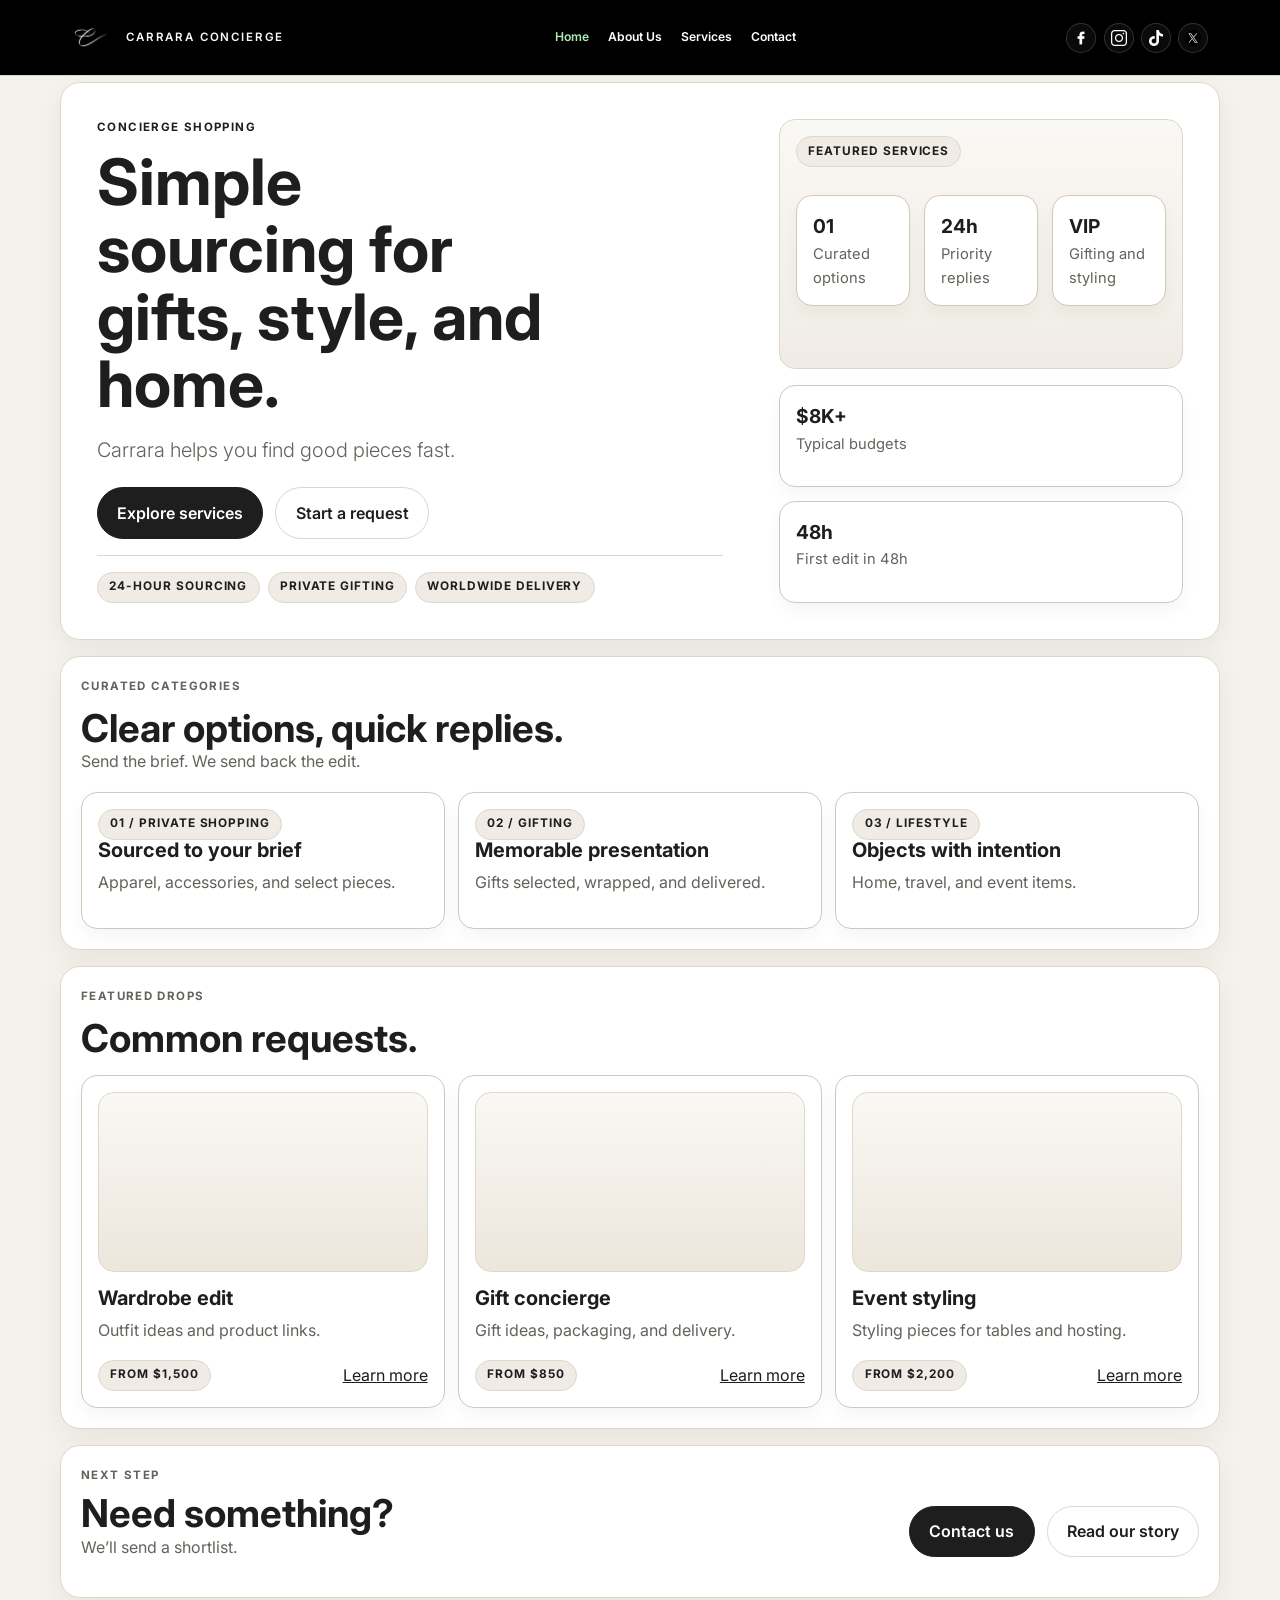
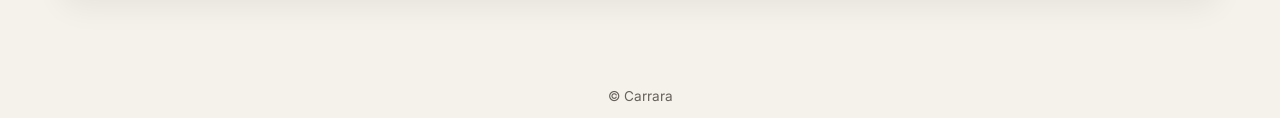
<file: index.html>
<!DOCTYPE html>
<html lang="en">
<head>
    <meta charset="UTF-8">
    <meta name="viewport" content="width=device-width, initial-scale=1.0">
    <link rel="stylesheet" href="https://cdn.jsdelivr.net/npm/bootstrap@5.3.8/dist/css/bootstrap.min.css">
    <link rel="stylesheet" href="style.css">
    <link rel="icon" type="image/png" href="assets/logo1.png">
    <title>Carrara Concierge</title>
</head>
<body>
    <header data-navbar></header>

    <main class="page-shell">
        <section class="hero">
            <div class="hero-copy">
                <p class="eyebrow">Concierge shopping</p>
                <h1>Simple sourcing for gifts, style, and home.</h1>
                <p class="lead">Carrara helps you find good pieces fast.</p>
                <div class="hero-actions">
                    <a class="btn btn-primary" href="services.html">Explore services</a>
                    <a class="btn btn-outline-light" href="contact.html">Start a request</a>
                </div>
                <div class="subtle-line"></div>
                <div class="trust-row">
                    <div class="d-flex flex-wrap gap-2">
                        <span class="mini-pill">24-hour sourcing</span>
                        <span class="mini-pill">Private gifting</span>
                        <span class="mini-pill">Worldwide delivery</span>
                    </div>
                </div>
            </div>
            <div class="hero-panel">
                <div class="hero-media">
                    <div>
                        <p class="pill mb-3">Featured services</p>
                    </div>
                    <div class="scorecard">
                        <div>
                            <strong>01</strong>
                            <span>Curated options</span>
                        </div>
                        <div>
                            <strong>24h</strong>
                            <span>Priority replies</span>
                        </div>
                        <div>
                            <strong>VIP</strong>
                            <span>Gifting and styling</span>
                        </div>
                    </div>
                </div>
                <div class="stat-grid">
                    <div class="stat-card">
                        <strong>$8K+</strong>
                            <span>Typical budgets</span>
                    </div>
                    <div class="stat-card">
                        <strong>48h</strong>
                        <span>First edit in 48h</span>
                    </div>
                </div>
            </div>
        </section>

        <section class="section">
            <p class="eyebrow">Curated categories</p>
            <h2>Clear options, quick replies.</h2>
            <p>Send the brief. We send back the edit.</p>
            <div class="card-grid">
                <article class="service-card">
                    <span class="service-tag">01 / Private shopping</span>
                    <h3>Sourced to your brief</h3>
                    <p>Apparel, accessories, and select pieces.</p>
                </article>
                <article class="service-card">
                    <span class="service-tag">02 / Gifting</span>
                    <h3>Memorable presentation</h3>
                    <p>Gifts selected, wrapped, and delivered.</p>
                </article>
                <article class="service-card">
                    <span class="service-tag">03 / Lifestyle</span>
                    <h3>Objects with intention</h3>
                    <p>Home, travel, and event items.</p>
                </article>
            </div>
        </section>

        <section class="section">
            <p class="eyebrow">Featured drops</p>
            <h2>Common requests.</h2>
            <div class="collection-grid">
                <article class="collection-card">
                    <div class="image-tile mb-3"></div>
                    <h3>Wardrobe edit</h3>
                    <p>Outfit ideas and product links.</p>
                    <div class="d-flex justify-content-between align-items-center">
                        <span class="mini-pill">From $1,500</span>
                        <a href="services.html" class="text-decoration-underline">Learn more</a>
                    </div>
                </article>
                <article class="collection-card">
                    <div class="image-tile mb-3"></div>
                    <h3>Gift concierge</h3>
                    <p>Gift ideas, packaging, and delivery.</p>
                    <div class="d-flex justify-content-between align-items-center">
                        <span class="mini-pill">From $850</span>
                        <a href="services.html" class="text-decoration-underline">Learn more</a>
                    </div>
                </article>
                <article class="collection-card">
                    <div class="image-tile mb-3"></div>
                    <h3>Event styling</h3>
                    <p>Styling pieces for tables and hosting.</p>
                    <div class="d-flex justify-content-between align-items-center">
                        <span class="mini-pill">From $2,200</span>
                        <a href="services.html" class="text-decoration-underline">Learn more</a>
                    </div>
                </article>
            </div>
        </section>

        <section class="cta-panel">
            <div>
                <p class="eyebrow mb-2">Next step</p>
                <h2>Need something?</h2>
                <p>We’ll send a shortlist.</p>
            </div>
            <div class="section-actions">
                <a class="btn btn-primary" href="contact.html">Contact us</a>
                <a class="btn btn-outline-light" href="about.html">Read our story</a>
            </div>
        </section>
    </main>

    <footer>
        © Carrara
    </footer>
    <script src="https://cdn.jsdelivr.net/npm/bootstrap@5.3.8/dist/js/bootstrap.bundle.min.js"></script>
    <script src="script.js"></script>
</body>
</html>
</file>
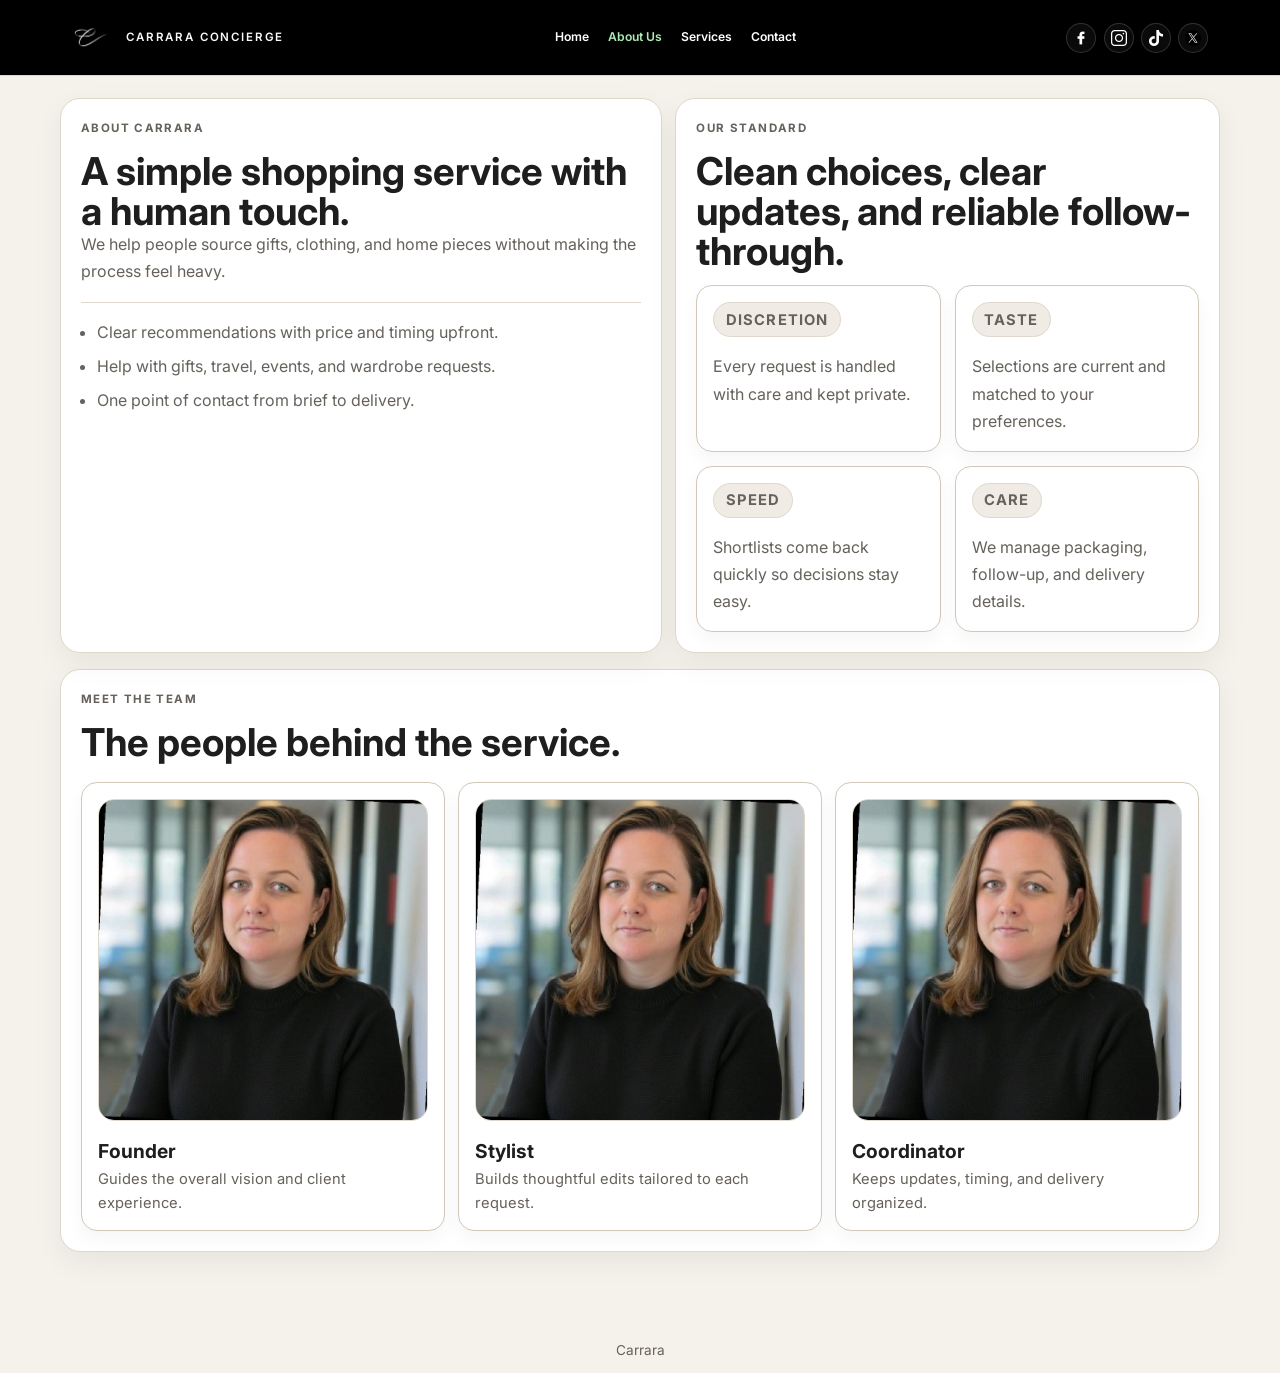
<file: about.html>
<!DOCTYPE html>
<html lang="en">
<head>
    <meta charset="UTF-8">
    <meta name="viewport" content="width=device-width, initial-scale=1.0">
    <link rel="stylesheet" href="https://cdn.jsdelivr.net/npm/bootstrap@5.3.8/dist/css/bootstrap.min.css">
    <link rel="stylesheet" href="style.css">
    <link rel="icon" type="image/png" href="assets/logo1.png">
    <title>Carrara | About</title>
</head>
<body>
    <header data-navbar></header>

    <main class="page-shell">
        <section class="about-grid">
            <article class="about-card">
                <p class="eyebrow">About Carrara</p>
                <h2>A simple shopping service with a human touch.</h2>
                <p>We help people source gifts, clothing, and home pieces without making the process feel heavy.</p>
                <div class="subtle-line"></div>
                <ul class="muted-list">
                    <li>Clear recommendations with price and timing upfront.</li>
                    <li>Help with gifts, travel, events, and wardrobe requests.</li>
                    <li>One point of contact from brief to delivery.</li>
                </ul>
            </article>

            <article class="about-card">
                <p class="eyebrow">Our standard</p>
                <h2>Clean choices, clear updates, and reliable follow-through.</h2>
                <div class="detail-row">
                    <div class="detail-card">
                        <span class="mini-pill mb-3">Discretion</span>
                        <p class="mb-0">Every request is handled with care and kept private.</p>
                    </div>
                    <div class="detail-card">
                        <span class="mini-pill mb-3">Taste</span>
                        <p class="mb-0">Selections are current and matched to your preferences.</p>
                    </div>
                    <div class="detail-card">
                        <span class="mini-pill mb-3">Speed</span>
                        <p class="mb-0">Shortlists come back quickly so decisions stay easy.</p>
                    </div>
                    <div class="detail-card">
                        <span class="mini-pill mb-3">Care</span>
                        <p class="mb-0">We manage packaging, follow-up, and delivery details.</p>
                    </div>
                </div>
            </article>
        </section>

        <section class="section">
            <p class="eyebrow">Meet the team</p>
            <h2>The people behind the service.</h2>
            <div class="stat-grid" style="grid-template-columns: repeat(3, minmax(0, 1fr)); margin-top: 1.25rem;">
                <div class="stat-card">
                    <div class="team-photo-frame mb-3">
                        <img src="assets/team1.jpg" alt="Founder portrait" class="team-photo">
                    </div>
                    <strong>Founder</strong>
                    <span>Guides the overall vision and client experience.</span>
                </div>
                <div class="stat-card">
                    <div class="team-photo-frame mb-3">
                        <img src="assets/team1.jpg" alt="Stylist portrait" class="team-photo">
                    </div>
                    <strong>Stylist</strong>
                    <span>Builds thoughtful edits tailored to each request.</span>
                </div>
                <div class="stat-card">
                    <div class="team-photo-frame mb-3">
                        <img src="assets/team1.jpg" alt="Coordinator portrait" class="team-photo">
                    </div>
                    <strong>Coordinator</strong>
                    <span>Keeps updates, timing, and delivery organized.</span>
                </div>
            </div>
        </section>
    </main>

    <footer>
        Carrara
    </footer>
    <script src="https://cdn.jsdelivr.net/npm/bootstrap@5.3.8/dist/js/bootstrap.bundle.min.js"></script>
    <script src="script.js"></script>
</body>
</html>
</file>
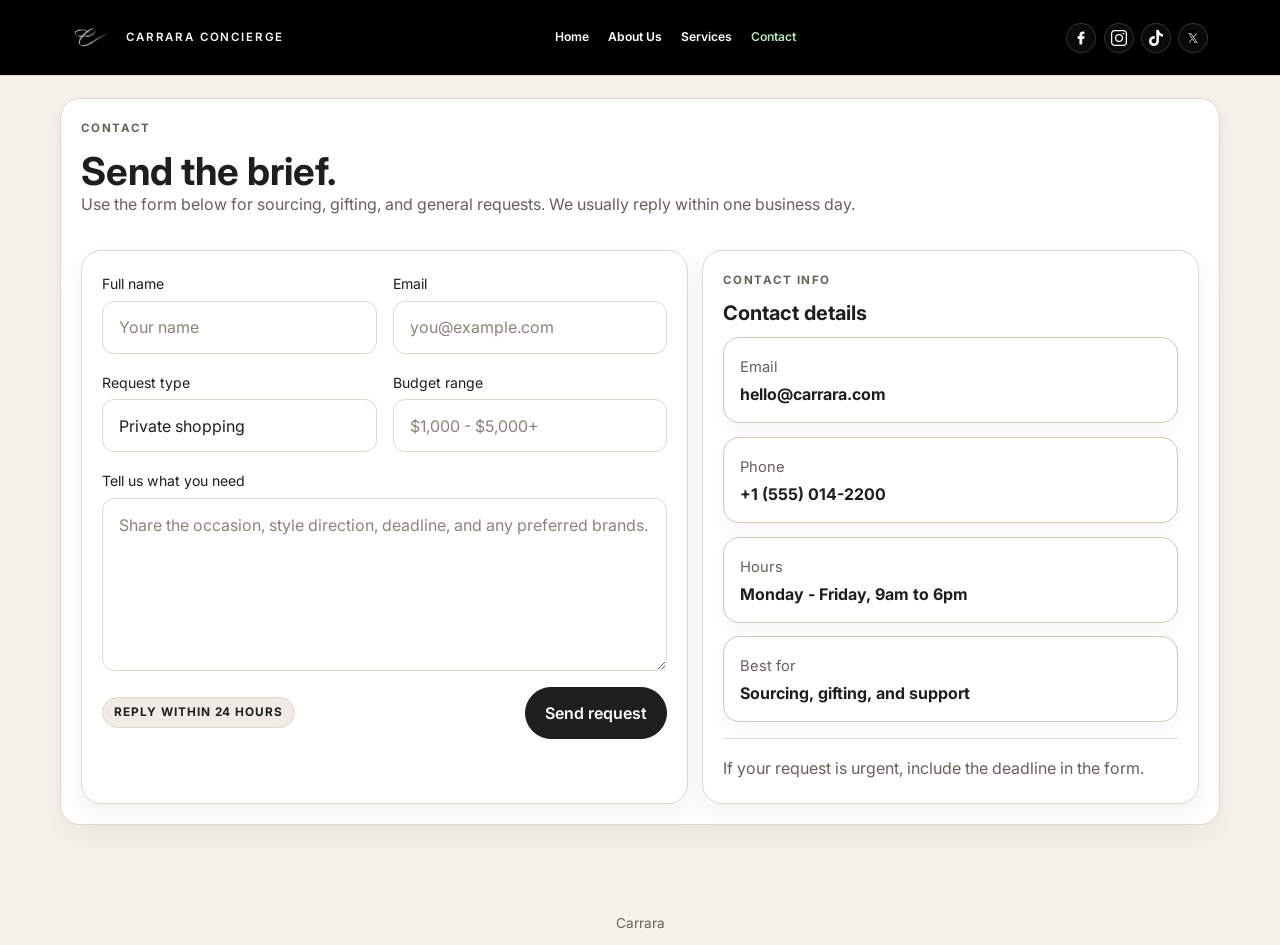
<file: contact.html>
<!DOCTYPE html>
<html lang="en">
<head>
    <meta charset="UTF-8">
    <meta name="viewport" content="width=device-width, initial-scale=1.0">
    <link rel="stylesheet" href="https://cdn.jsdelivr.net/npm/bootstrap@5.3.8/dist/css/bootstrap.min.css">
    <link rel="stylesheet" href="style.css">
    <link rel="icon" type="image/png" href="assets/logo1.png">
    <title>Carrara | Contact</title>
</head>
<body>
    <header data-navbar></header>

    <main class="page-shell">
        <section class="section">
            <p class="eyebrow">Contact</p>
                <h2>Send the brief.</h2>
            <p>Use the form below for sourcing, gifting, and general requests. We usually reply within one business day.</p>
            <div class="contact-grid">
                <article class="contact-card">
                    <form>
                        <div class="row g-3">
                            <div class="col-md-6">
                                <label class="form-label" for="fullName">Full name</label>
                                <input class="form-control" id="fullName" type="text" placeholder="Your name">
                            </div>
                            <div class="col-md-6">
                                <label class="form-label" for="emailAddress">Email</label>
                                <input class="form-control" id="emailAddress" type="email" placeholder="you@example.com">
                            </div>
                            <div class="col-md-6">
                                <label class="form-label" for="serviceType">Request type</label>
                                <select class="form-select" id="serviceType">
                                    <option selected>Private shopping</option>
                                    <option>Gift concierge</option>
                                    <option>Travel & lifestyle</option>
                                    <option>Event styling</option>
                                    <option>Membership support</option>
                                </select>
                            </div>
                            <div class="col-md-6">
                                <label class="form-label" for="budgetRange">Budget range</label>
                                <input class="form-control" id="budgetRange" type="text" placeholder="$1,000 - $5,000+">
                            </div>
                            <div class="col-12">
                                <label class="form-label" for="projectNotes">Tell us what you need</label>
                                <textarea class="form-control" id="projectNotes" rows="6" placeholder="Share the occasion, style direction, deadline, and any preferred brands."></textarea>
                            </div>
                            <div class="col-12 d-flex flex-wrap gap-2 align-items-center justify-content-between">
                                <span class="mini-pill">Reply within 24 hours</span>
                                <button class="btn btn-primary" type="submit">Send request</button>
                            </div>
                        </div>
                    </form>
                </article>

                <article class="contact-card">
                    <p class="eyebrow">Contact info</p>
                    <h3>Contact details</h3>
                    <div class="contact-list">
                        <div class="mini-card">
                            <span>Email</span>
                            <strong class="d-block mt-1">hello@carrara.com</strong>
                        </div>
                        <div class="mini-card">
                            <span>Phone</span>
                            <strong class="d-block mt-1">+1 (555) 014-2200</strong>
                        </div>
                        <div class="mini-card">
                            <span>Hours</span>
                            <strong class="d-block mt-1">Monday - Friday, 9am to 6pm</strong>
                        </div>
                        <div class="mini-card">
                            <span>Best for</span>
                            <strong class="d-block mt-1">Sourcing, gifting, and support</strong>
                        </div>
                    </div>
                    <div class="subtle-line"></div>
                    <p class="mb-0">If your request is urgent, include the deadline in the form.</p>
                </article>
            </div>
        </section>
    </main>

    <footer>
        Carrara
    </footer>

    <script src="https://cdn.jsdelivr.net/npm/bootstrap@5.3.8/dist/js/bootstrap.bundle.min.js"></script>
    <script src="script.js"></script>
</body>
</html>
</file>
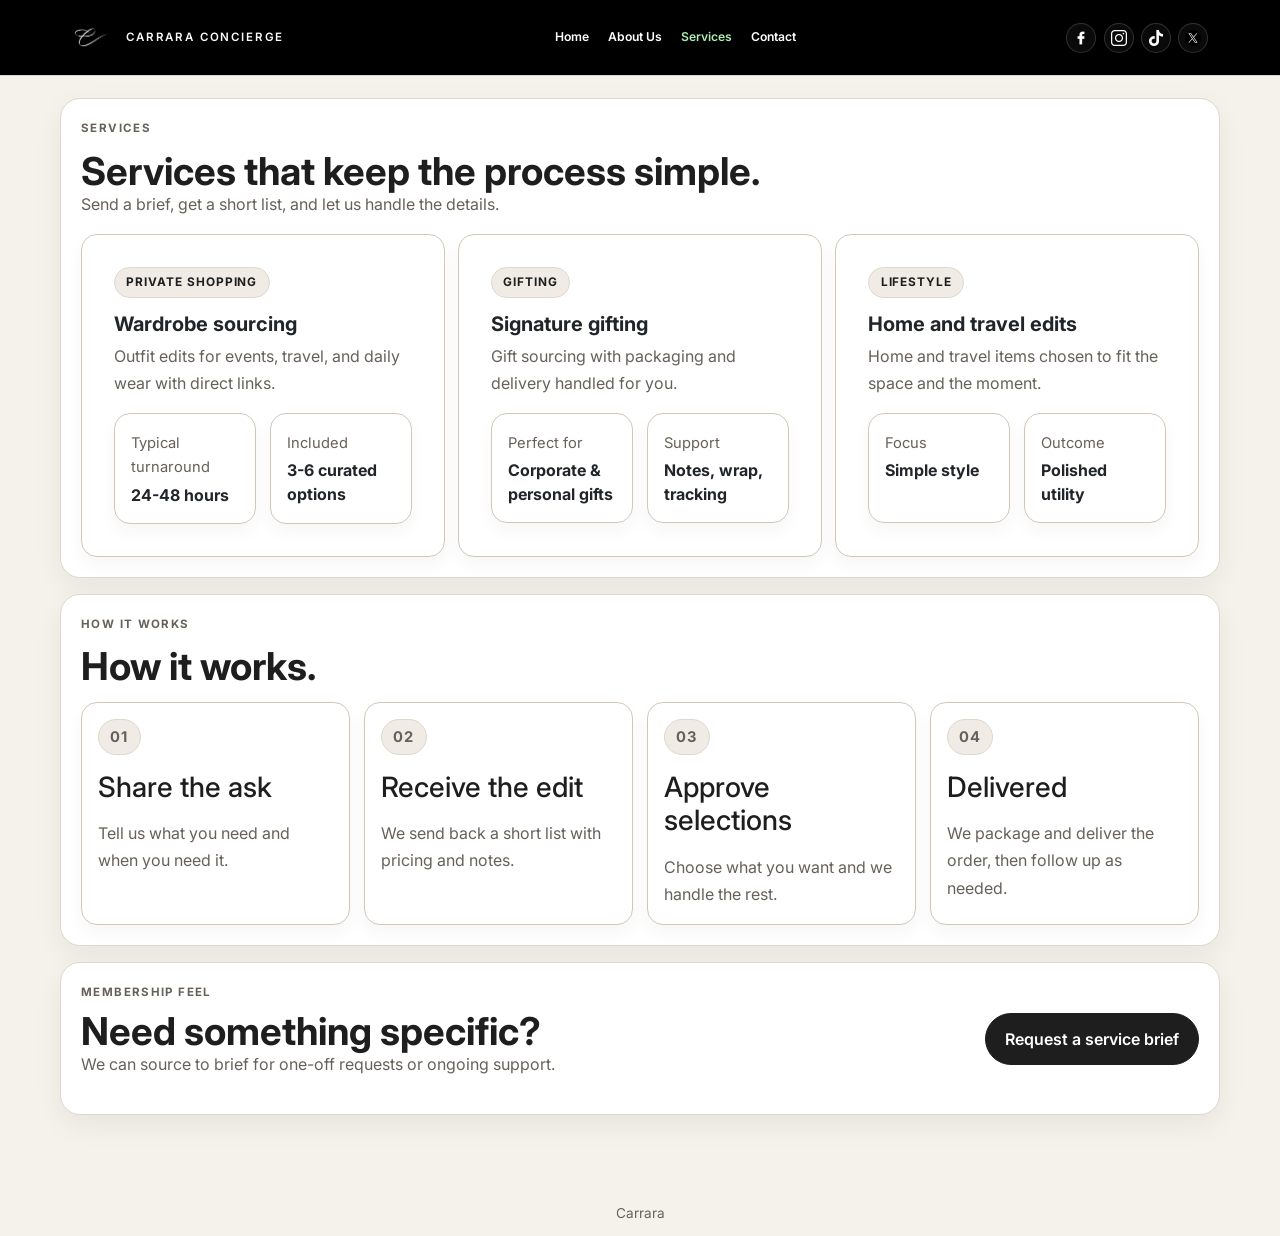
<file: services.html>
<!DOCTYPE html>
<html lang="en">
<head>
    <meta charset="UTF-8">
    <meta name="viewport" content="width=device-width, initial-scale=1.0">
    <link rel="stylesheet" href="https://cdn.jsdelivr.net/npm/bootstrap@5.3.8/dist/css/bootstrap.min.css">
    <link rel="stylesheet" href="style.css">
    <link rel="icon" type="image/png" href="assets/logo1.png">
    <title>Carrara | Services</title>
</head>
<body>
    <header data-navbar></header>

    <main class="page-shell">
        <section class="section">
            <p class="eyebrow">Services</p>
                <h2>Services that keep the process simple.</h2>
                <p>Send a brief, get a short list, and let us handle the details.</p>
            <div class="service-grid">
                <article class="card service-card h-100">
                    <div class="card-body">
                        <span class="service-tag">Private shopping</span>
                        <h3 class="mt-3">Wardrobe sourcing</h3>
                        <p>Outfit edits for events, travel, and daily wear with direct links.</p>
                        <div class="service-meta">
                            <div class="mini-card">
                                <span>Typical turnaround</span>
                                <strong class="d-block mt-1">24-48 hours</strong>
                            </div>
                            <div class="mini-card">
                                <span>Included</span>
                                <strong class="d-block mt-1">3-6 curated options</strong>
                            </div>
                        </div>
                    </div>
                </article>
                <article class="card service-card h-100">
                    <div class="card-body">
                        <span class="service-tag">Gifting</span>
                        <h3 class="mt-3">Signature gifting</h3>
                        <p>Gift sourcing with packaging and delivery handled for you.</p>
                        <div class="service-meta">
                            <div class="mini-card">
                                <span>Perfect for</span>
                                <strong class="d-block mt-1">Corporate & personal gifts</strong>
                            </div>
                            <div class="mini-card">
                                <span>Support</span>
                                <strong class="d-block mt-1">Notes, wrap, tracking</strong>
                            </div>
                        </div>
                    </div>
                </article>
                <article class="card service-card h-100">
                    <div class="card-body">
                        <span class="service-tag">Lifestyle</span>
                        <h3 class="mt-3">Home and travel edits</h3>
                        <p>Home and travel items chosen to fit the space and the moment.</p>
                        <div class="service-meta">
                            <div class="mini-card">
                                <span>Focus</span>
                                <strong class="d-block mt-1">Simple style</strong>
                            </div>
                            <div class="mini-card">
                                <span>Outcome</span>
                                <strong class="d-block mt-1">Polished utility</strong>
                            </div>
                        </div>
                    </div>
                </article>
            </div>
        </section>

        <section class="section">
            <p class="eyebrow">How it works</p>
            <h2>How it works.</h2>
            <div class="process-grid">
                <article class="process-card">
                    <span class="mini-pill mb-3">01</span>
                    <h3 class="mb-3">Share the ask</h3>
                    <p class="mb-0">Tell us what you need and when you need it.</p>
                </article>
                <article class="process-card">
                    <span class="mini-pill mb-3">02</span>
                    <h3 class="mb-3">Receive the edit</h3>
                    <p class="mb-0">We send back a short list with pricing and notes.</p>
                </article>
                <article class="process-card">
                    <span class="mini-pill mb-3">03</span>
                    <h3 class="mb-3">Approve selections</h3>
                    <p class="mb-0">Choose what you want and we handle the rest.</p>
                </article>
                <article class="process-card">
                    <span class="mini-pill mb-3">04</span>
                    <h3 class="mb-3">Delivered</h3>
                    <p class="mb-0">We package and deliver the order, then follow up as needed.</p>
                </article>
            </div>
        </section>

        <section class="cta-panel">
            <div>
                <p class="eyebrow mb-2">Membership feel</p>
                <h2>Need something specific?</h2>
                <p>We can source to brief for one-off requests or ongoing support.</p>
            </div>
            <a class="btn btn-primary" href="contact.html">Request a service brief</a>
        </section>
    </main>

    <footer>
        Carrara
    </footer>

    <script src="https://cdn.jsdelivr.net/npm/bootstrap@5.3.8/dist/js/bootstrap.bundle.min.js"></script>
    <script src="script.js"></script>
</body>
</html>
</file>
<file: style.css>
@import url('https://fonts.googleapis.com/css2?family=Inter:wght@400;500;600;700&display=swap');

:root {
    --bg: #f5f2ec;
    --surface: #ffffff;
    --surface-alt: #f0ece5;
    --border: #ded7cc;
    --text: #1e1e1e;
    --muted: #66615a;
    --accent: var(--text);
    --nav-accent: rgb(173, 235, 179);
    --accent-soft: rgba(173, 235, 179, 0.16);
    --accent-border: rgba(173, 235, 179, 0.72);
    --shadow: 0 10px 30px rgba(20, 20, 20, 0.06);
}

* {
    box-sizing: border-box;
}

html {
    scroll-behavior: smooth;
}

body {
    margin: 0;
    min-height: 100vh;
    color: var(--text);
    font-family: 'Inter', sans-serif;
    background: var(--bg);
    padding-top: 58px;
}

a {
    color: inherit;
    text-decoration: none;
}

img {
    max-width: 100%;
    display: block;
}

#logo {
    width: 38px;
    height: 38px;
    object-fit: contain;
}

.navbar {
    position: fixed !important;
    top: 0 !important;
    left: 0;
    right: 0;
    z-index: 1030;
    background: black !important;
    border-bottom: 1px solid var(--border);
    backdrop-filter: blur(8px);
}

.navbar .container-fluid {
    max-width: 1160px;
    padding-block: 0.35rem;
}

.navbar-collapse {
    align-items: center;
}

.navbar-nav {
    gap: 0.2rem;
    margin-left: auto;
}

.navbar-socials {
    display: flex;
    align-items: center;
    gap: 0.45rem;
    margin-left: 1rem;
}

.navbar-social-link {
    width: 30px;
    height: 30px;
    border-radius: 999px;
    border: 1px solid rgba(255, 255, 255, 0.16);
    display: inline-flex;
    align-items: center;
    justify-content: center;
    background: rgba(255, 255, 255, 0.04);
    transition: transform 0.15s ease, border-color 0.15s ease, background 0.15s ease;
}

.navbar-social-link:hover {
    transform: translateY(-1px);
    border-color: var(--nav-accent);
    background: rgba(173, 235, 179, 0.12);
}

.navbar-social-link img {
    width: 16px;
    height: 16px;
    object-fit: contain;
}

.nav-link {
    color: white !important;
    font-size: 0.76rem;
    font-weight: 600;
    padding-block: 0.25rem;
}

.nav-link:hover,
.nav-link.active {
    color: var(--nav-accent) !important;
}

.navbar-toggler {
    border-color: rgba(0, 0, 0, 0.12);
}

.navbar-toggler-icon {
    filter: brightness(0) saturate(100%) invert(88%) sepia(48%) saturate(382%) hue-rotate(90deg);
}

.page-shell {
    width: min(1160px, calc(100% - 1.5rem));
    margin: 0 auto;
    padding: 1.5rem 0 4rem;
}

.hero,
.section,
.cta-panel,
.about-card,
.contact-card {
    background: var(--surface);
    border: 1px solid var(--border);
    border-radius: 20px;
    box-shadow: var(--shadow);
}

.hero {
    display: grid;
    grid-template-columns: 1.2fr 0.8fr;
    gap: 1rem;
    padding: 1rem;
}

.hero-copy,
.hero-panel {
    padding: 1.25rem;
}

.eyebrow {
    margin: 0 0 0.75rem;
    color: var(--text);
    text-transform: uppercase;
    letter-spacing: 0.12em;
    font-size: 0.72rem;
    font-weight: 700;
}

.hero h1,
.section h2,
.about-card h2,
.service-card h3,
.collection-card h3,
.contact-card h3,
.cta-panel h2 {
    margin: 0;
    font-weight: 700;
    line-height: 1.05;
}

.hero h1 {
    font-size: clamp(2.4rem, 5vw, 4.2rem);
    max-width: 11ch;
}

.lead,
.section p,
.about-card p,
.contact-card p,
.service-card p,
.collection-card p,
.cta-panel p {
    color: var(--muted);
    line-height: 1.7;
}

.lead {
    margin: 1rem 0 0;
    max-width: 38rem;
}

.hero-actions,
.section-actions {
    display: flex;
    flex-wrap: wrap;
    gap: 0.75rem;
    margin-top: 1.25rem;
}

.btn {
    border-radius: 999px;
    padding: 0.8rem 1.2rem;
    font-weight: 600;
}

.btn-primary {
    background: #1e1e1e !important;
    border: 1px solid #1e1e1e !important;
    color: #fff !important;
}

.btn-primary:hover {
    background: #000 !important;
    border-color: #000 !important;
}

.btn-outline-light {
    border: 1px solid var(--border) !important;
    color: var(--text) !important;
    background: transparent;
}

.btn-outline-light:hover {
    background: var(--surface-alt);
}

.hero-panel {
    display: grid;
    gap: 1rem;
}

.hero-media {
    min-height: 220px;
    border-radius: 16px;
    border: 1px solid var(--border);
    background: linear-gradient(180deg, #faf8f4, #f0ece5);
    padding: 1rem;
    display: grid;
    align-content: start;
    gap: 0.75rem;
}

.brand-mark {
    width: 88px;
}

.scorecard,
.stat-grid,
.trust-row,
.service-meta,
.detail-row,
.contact-list,
.card-grid,
.service-grid,
.collection-grid,
.process-grid,
.contact-grid,
.about-grid {
    display: grid;
    gap: 0.85rem;
}

.scorecard {
    grid-template-columns: repeat(3, minmax(0, 1fr));
}

.scorecard div,
.stat-card,
.detail-card,
.process-card,
.service-card,
.collection-card,
.mini-card {
    background: var(--surface);
    border: 1px solid #d1c8ba;
    border-radius: 16px;
    padding: 1rem;
    box-shadow: 0 8px 18px rgba(20, 20, 20, 0.04);
}

.service-card,
.collection-card,
.process-card,
.stat-card,
.detail-card,
.mini-card {
    transition: border-color 0.15s ease, box-shadow 0.15s ease, transform 0.15s ease;
}

.service-card:hover,
.collection-card:hover,
.process-card:hover,
.stat-card:hover,
.detail-card:hover,
.mini-card:hover {
    border-color: var(--accent-border);
    box-shadow: 0 12px 24px rgba(20, 20, 20, 0.08);
    transform: translateY(-1px);
}

.stat-card strong,
.scorecard strong {
    display: block;
    font-size: 1.2rem;
}

.stat-card span,
.scorecard span,
.mini-card span,
.detail-card span,
.process-card span {
    color: var(--muted);
    font-size: 0.92rem;
}

.section,
.cta-panel,
.about-card,
.contact-card {
    padding: 1.25rem;
    margin-top: 1rem;
}

.section h2,
.about-card h2,
.cta-panel h2 {
    font-size: clamp(1.8rem, 3vw, 2.6rem);
}

.card-grid,
.service-grid,
.collection-grid,
.process-grid {
    margin-top: 1rem;
}

.card-grid,
.service-grid,
.collection-grid {
    grid-template-columns: repeat(3, minmax(0, 1fr));
}

.process-grid {
    grid-template-columns: repeat(4, minmax(0, 1fr));
}

.service-card h3,
.collection-card h3,
.contact-card h3 {
    margin-bottom: 0.5rem;
    font-size: 1.25rem;
}

.service-tag,
.pill,
.mini-pill {
    display: inline-flex;
    align-items: center;
    gap: 0.35rem;
    border-radius: 999px;
    padding: 0.35rem 0.7rem;
    border: 1px solid var(--border);
    background: var(--surface-alt);
    color: var(--text);
    font-size: 0.74rem;
    text-transform: uppercase;
    letter-spacing: 0.08em;
    font-weight: 700;
}

.detail-card,
.process-card {
    min-height: 130px;
}

.service-meta,
.detail-row,
.contact-list {
    margin-top: 0.85rem;
}

.service-meta {
    grid-template-columns: repeat(2, minmax(0, 1fr));
}

.detail-row {
    grid-template-columns: repeat(2, minmax(0, 1fr));
}

.contact-grid {
    grid-template-columns: 1.1fr 0.9fr;
    margin-top: 1rem;
}

.form-control,
.form-select,
textarea.form-control {
    background: #fff !important;
    color: var(--text) !important;
    border: 1px solid var(--border) !important;
    border-radius: 12px;
    padding: 0.85rem 1rem;
}

.form-control::placeholder,
textarea.form-control::placeholder {
    color: #8a847b;
}

.form-control:focus,
.form-select:focus,
textarea.form-control:focus {
    border-color: var(--accent-border) !important;
    box-shadow: 0 0 0 0.15rem var(--accent-soft) !important;
}

.form-label {
    color: var(--text);
    font-size: 0.88rem;
    margin-bottom: 0.4rem;
}

.about-grid {
    grid-template-columns: 1.05fr 0.95fr;
}

.cta-panel {
    display: flex;
    align-items: center;
    justify-content: space-between;
    gap: 1rem;
}

footer {
    text-align: center;
    padding: 1.5rem 0 0.75rem;
    color: var(--muted);
    font-size: 0.85rem;
}

.subtle-line {
    height: 1px;
    margin: 1rem 0;
    background: var(--border);
}

.muted-list {
    margin: 0;
    padding-left: 1rem;
    color: var(--muted);
    line-height: 1.7;
}

.muted-list li + li {
    margin-top: 0.45rem;
}

.image-tile {
    border-radius: 16px;
    min-height: 180px;
    border: 1px solid var(--border);
    background: linear-gradient(180deg, #faf8f4, #ece6dc);
}

.team-photo-frame {
    border: 1px solid var(--border);
    border-radius: 16px;
    background: linear-gradient(180deg, #faf8f4, #ece6dc);
    overflow: hidden;
}

.team-photo {
    display: block;
    width: 100%;
    height: 320px;
    object-fit: cover;
    border-radius: 0;
}

.about-media {
    min-height: 170px;
    background-size: cover;
    background-position: center;
    background-repeat: no-repeat;
    overflow: hidden;
}

.about-media-story {
    background-image:
        linear-gradient(135deg, rgba(245, 242, 236, 0.25), rgba(20, 20, 20, 0.08)),
        url('assets/logo1.png');
}

.about-media-standard {
    background-image:
        linear-gradient(135deg, rgba(245, 242, 236, 0.15), rgba(20, 20, 20, 0.06)),
        url('assets/ncakey-logo-3.png');
}

@media (max-width: 992px) {
    .hero,
    .about-grid,
    .contact-grid {
        grid-template-columns: 1fr;
    }

    .card-grid,
    .service-grid,
    .collection-grid,
    .process-grid {
        grid-template-columns: repeat(2, minmax(0, 1fr));
    }

    .cta-panel {
        flex-direction: column;
        align-items: flex-start;
    }
}

@media (max-width: 720px) {
    .page-shell {
        width: min(100% - 1rem, 1160px);
        padding-top: 1rem;
    }

    .hero,
    .section,
    .cta-panel,
    .about-card,
    .contact-card {
        border-radius: 16px;
    }

    .card-grid,
    .service-grid,
    .collection-grid,
    .process-grid,
    .scorecard,
    .service-meta,
    .detail-row {
        grid-template-columns: 1fr;
    }

    .hero h1 {
        max-width: none;
    }

    .section h2,
    .about-card h2,
    .cta-panel h2 {
        font-size: 1.8rem;
    }

    .navbar-socials {
        margin: 0.75rem 0 0;
    }
}
</file>
